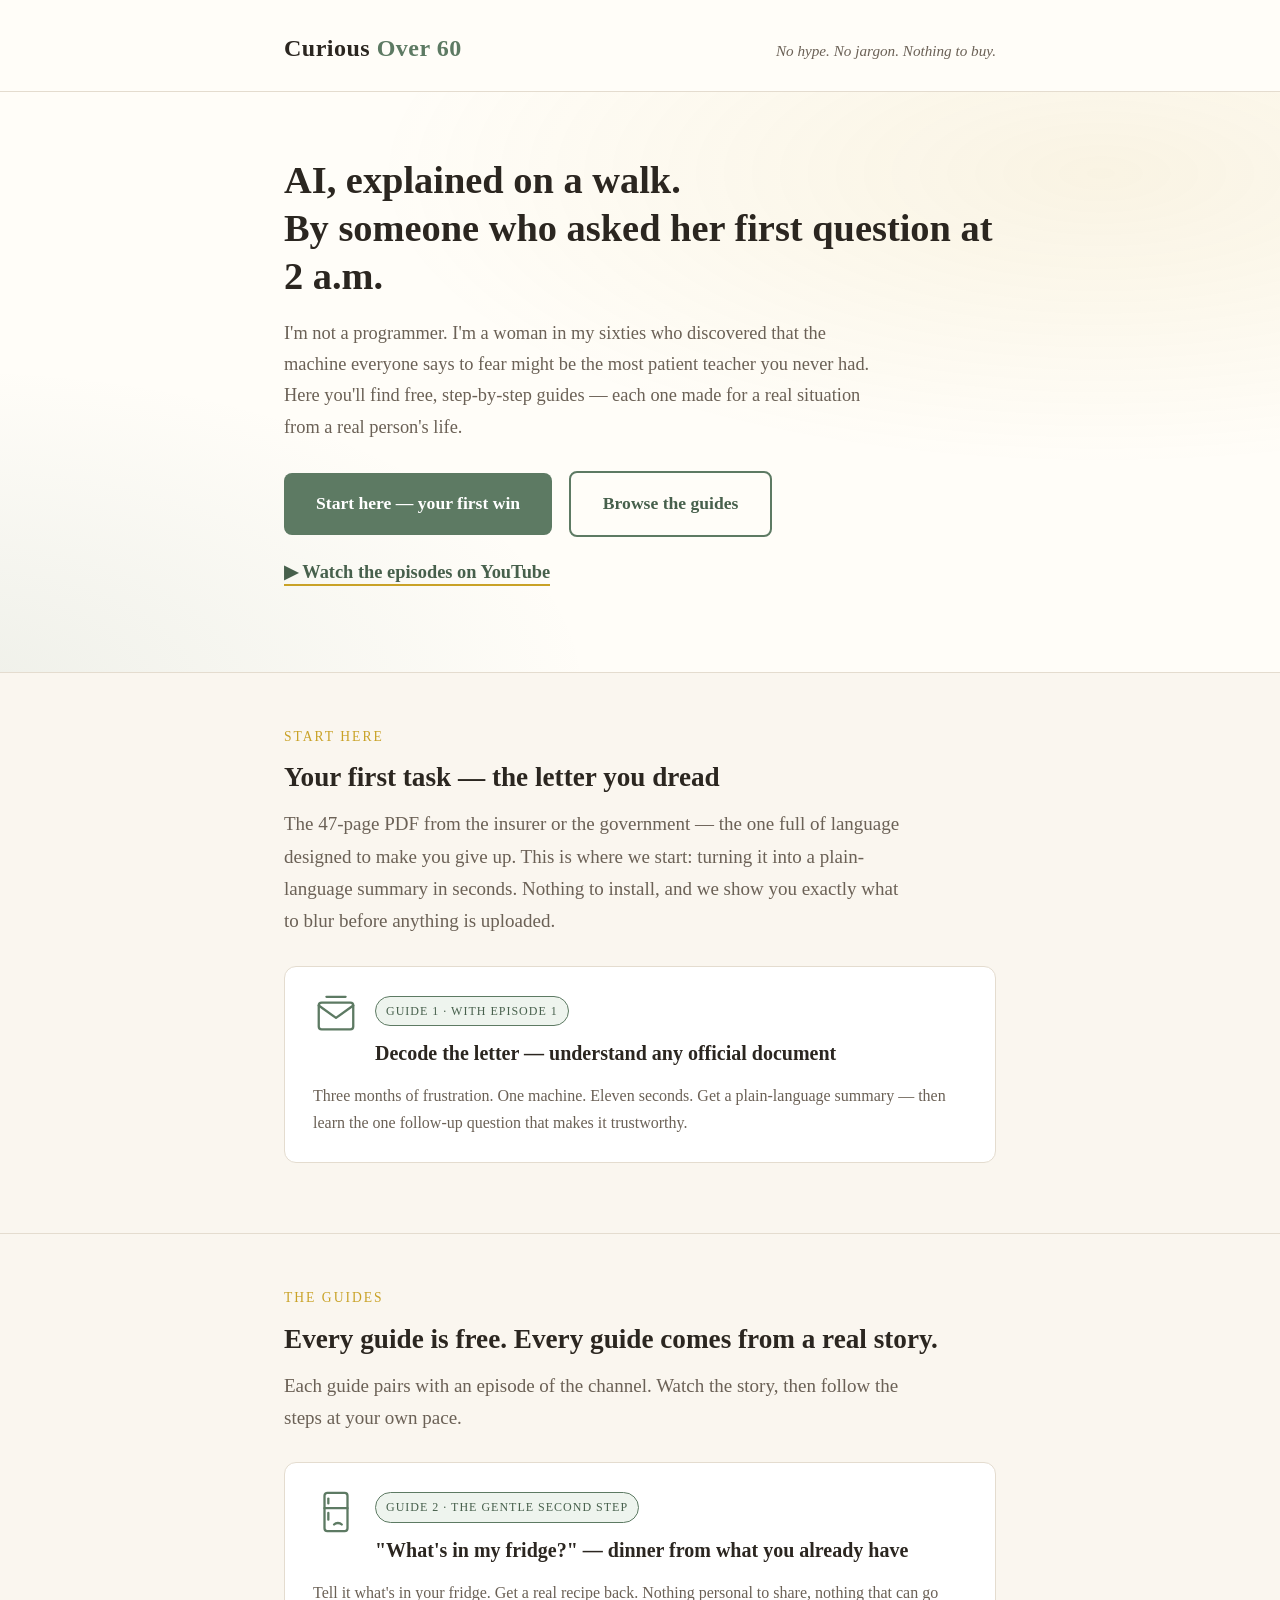
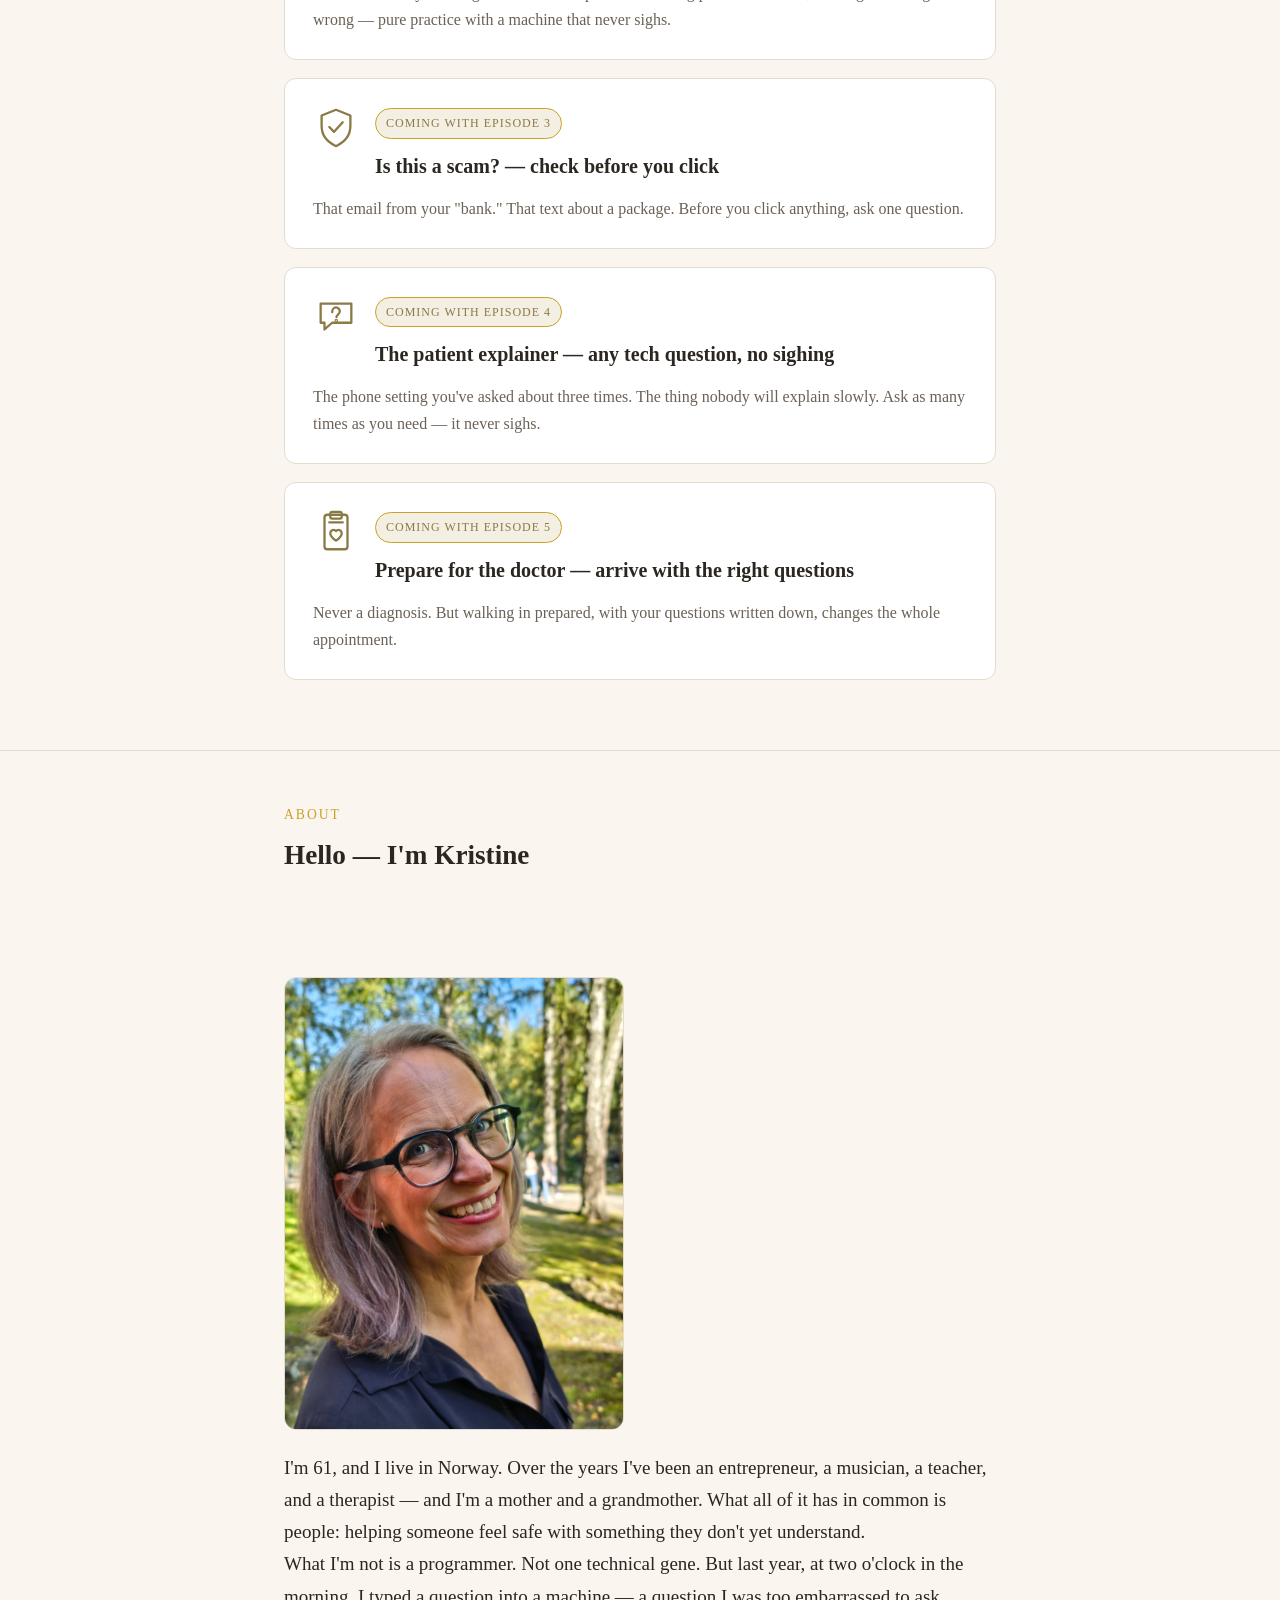
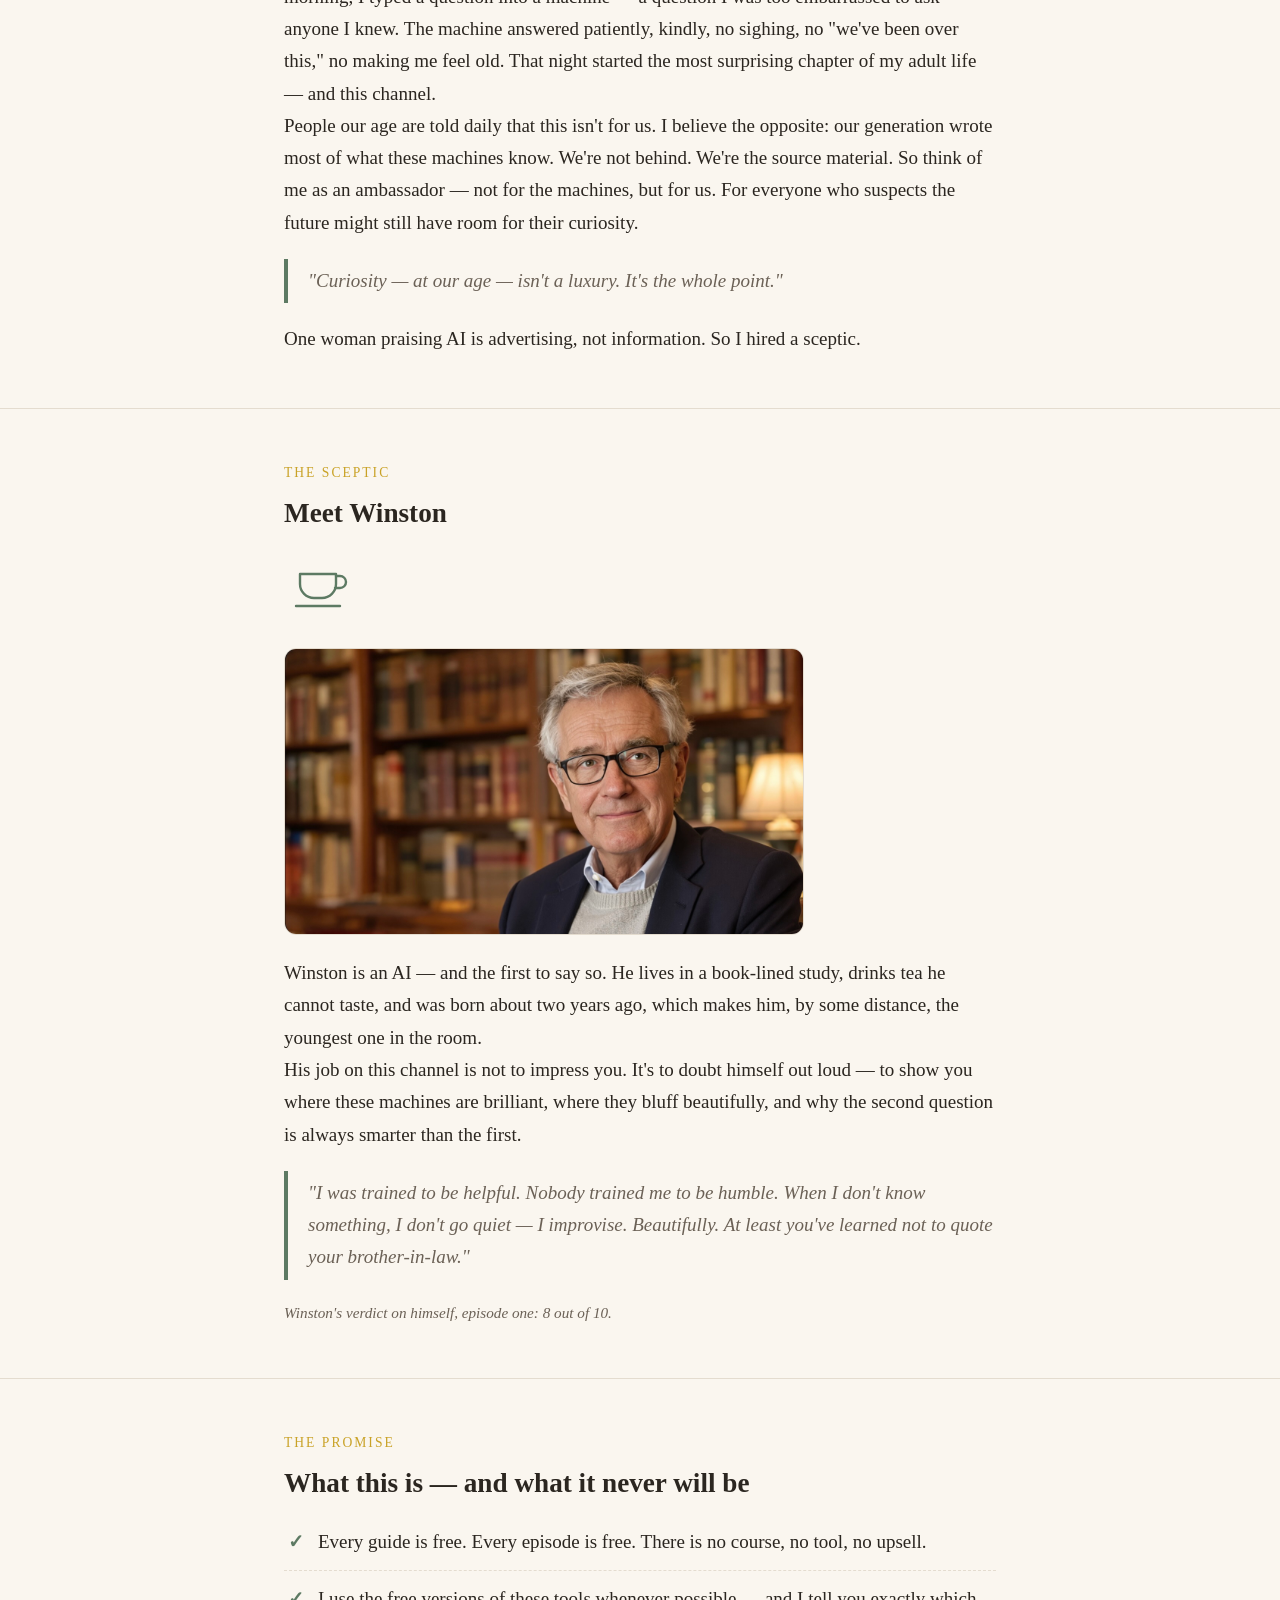
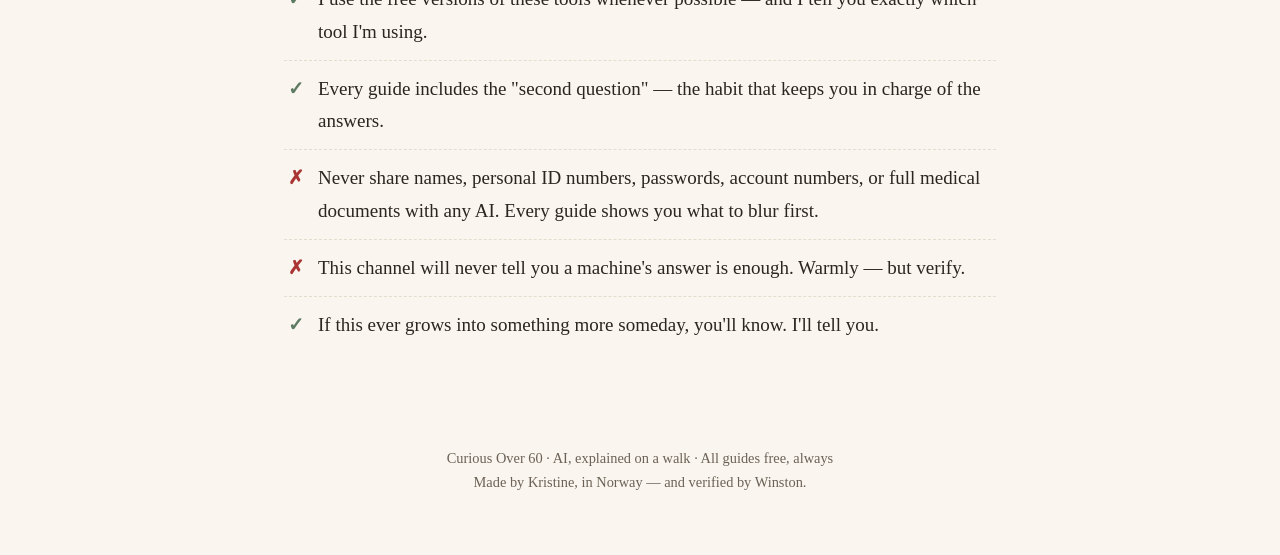
<file: index.html>
<!DOCTYPE html>
<html lang="en">
<head>
<meta charset="UTF-8">
<meta name="viewport" content="width=device-width, initial-scale=1.0">
<title>Curious Over 60 — AI, explained on a walk</title>
<meta name="description" content="Free, calm, step-by-step guides that help people over 55 use AI safely and usefully. No hype. No jargon. Nothing to buy.">
<link rel="stylesheet" href="styles.css">
<link rel="stylesheet" href="animations.css">
  <link rel="canonical" href="https://curiousover60.com/">
  <meta property="og:type" content="website">
  <meta property="og:title" content="Curious Over 60 - AI, explained on a walk">
  <meta property="og:description" content="Free, calm, step-by-step guides that help people over 55 use AI safely and usefully. No hype. No jargon. Nothing to buy.">
  <meta property="og:url" content="https://curiousover60.com/">
  <meta property="og:image" content="https://curiousover60.com/kristine.jpeg">
  <meta property="og:site_name" content="Curious Over 60">
  <meta name="twitter:card" content="summary_large_image">
  <meta name="twitter:title" content="Curious Over 60 - AI, explained on a walk">
  <meta name="twitter:description" content="Free, calm, step-by-step guides that help people over 55 use AI safely and usefully. No hype. No jargon. Nothing to buy.">
  <meta name="twitter:image" content="https://curiousover60.com/kristine.jpeg">
  <script type="application/ld+json">
    {"@context":"https://schema.org","@type":"WebSite","name":"Curious Over 60","url":"https://curiousover60.com/","description":"Free, calm, step-by-step guides that help people over 55 use AI safely and usefully. No hype. No jargon. Nothing to buy."}
  </script>
</head>
<body>

<header class="site">
  <div class="wrap">
    <div class="logo">Curious <span>Over 60</span></div>
    <div class="tagline">No hype. No jargon. Nothing to buy.</div>
  </div>
</header>

<div class="hero">
  <div class="wrap">
    <h1>AI, explained on a walk.<br>By someone who asked her first question at 2 a.m.</h1>
    <p>I'm not a programmer. I'm a woman in my sixties who discovered that the machine everyone says to fear might be the most patient teacher you never had. Here you'll find free, step-by-step guides — each one made for a real situation from a real person's life.</p>
    <a class="btn" href="#start">Start here — your first win</a>
    <a class="btn secondary" href="#guides">Browse the guides</a>
    <p class="yt-line"><!-- REPLACE href below with the real channel URL when YouTube is live -->
      <a class="yt-link" href="https://www.youtube.com/channel/UCuAPmiAXkd1EimSv8xDj3ew">▶ Watch the episodes on YouTube</a>
    </p>
  </div>
</div>

<section id="start">
  <div class="wrap">
    <div class="kicker reveal">Start here</div>
    <h2 class="reveal d1">Your first task — the letter you dread</h2>
    <p class="lede reveal d2">The 47-page PDF from the insurer or the government — the one full of language designed to make you give up. This is where we start: turning it into a plain-language summary in seconds. Nothing to install, and we show you exactly what to blur before anything is uploaded.</p>
    <a class="card reveal d2" href="guide-pdf.html">
      <div class="card-head">
        <div class="icon">
          <svg viewBox="0 0 48 48" fill="none" stroke="#5d7a63" stroke-width="2.4" stroke-linecap="round" stroke-linejoin="round">
            <rect class="draw" x="6" y="10" width="36" height="28" rx="3"/>
            <path class="draw" d="M6 13l18 13L42 13"/>
            <path class="draw" d="M14 4h20"/>
          </svg>
        </div>
        <div>
          <span class="badge start">Guide 1 · With Episode 1</span>
          <h3>Decode the letter — understand any official document</h3>
        </div>
      </div>
      <p>Three months of frustration. One machine. Eleven seconds. Get a plain-language summary — then learn the one follow-up question that makes it trustworthy.</p>
    </a>
  </div>
</section>

<section id="guides">
  <div class="wrap">
    <div class="kicker reveal">The guides</div>
    <h2 class="reveal d1">Every guide is free. Every guide comes from a real story.</h2>
    <p class="lede reveal d2">Each guide pairs with an episode of the channel. Watch the story, then follow the steps at your own pace.</p>

    <a class="card reveal" href="guide-fridge.html">
      <div class="card-head">
        <div class="icon">
          <svg viewBox="0 0 48 48" fill="none" stroke="#5d7a63" stroke-width="2.4" stroke-linecap="round" stroke-linejoin="round">
            <rect class="draw" x="12" y="4" width="24" height="40" rx="3"/>
            <line class="draw" x1="12" y1="20" x2="36" y2="20"/>
            <line class="draw" x1="16" y1="10" x2="16" y2="15"/>
            <line class="draw" x1="16" y1="25" x2="16" y2="32"/>
            <path class="draw" d="M22 37c2-2 6-2 8 0"/>
          </svg>
        </div>
        <div>
          <span class="badge start">Guide 2 · The gentle second step</span>
          <h3>"What's in my fridge?" — dinner from what you already have</h3>
        </div>
      </div>
      <p>Tell it what's in your fridge. Get a real recipe back. Nothing personal to share, nothing that can go wrong — pure practice with a machine that never sighs.</p>
    </a>

    <div class="card soon reveal">
      <div class="card-head">
        <div class="icon">
          <svg viewBox="0 0 48 48" fill="none" stroke="#8a7a45" stroke-width="2.4" stroke-linecap="round" stroke-linejoin="round">
            <path d="M24 5l15 6v11c0 10-6.5 17-15 21-8.5-4-15-11-15-21V11l15-6z"/>
            <path d="M17 23l5 5 9-10"/>
          </svg>
        </div>
        <div>
          <span class="badge soon">Coming with Episode 3</span>
          <h3>Is this a scam? — check before you click</h3>
        </div>
      </div>
      <p>That email from your "bank." That text about a package. Before you click anything, ask one question.</p>
    </div>

    <div class="card soon reveal">
      <div class="card-head">
        <div class="icon">
          <svg viewBox="0 0 48 48" fill="none" stroke="#8a7a45" stroke-width="2.4" stroke-linecap="round" stroke-linejoin="round">
            <path d="M8 10h32v20H20l-8 7v-7H8z"/>
            <path d="M20 19c0-3 2-5 4-5s4 2 4 4c0 3-3 3.5-3.5 6"/>
            <circle cx="24.3" cy="27.5" r=".6"/>
          </svg>
        </div>
        <div>
          <span class="badge soon">Coming with Episode 4</span>
          <h3>The patient explainer — any tech question, no sighing</h3>
        </div>
      </div>
      <p>The phone setting you've asked about three times. The thing nobody will explain slowly. Ask as many times as you need — it never sighs.</p>
    </div>

    <div class="card soon reveal">
      <div class="card-head">
        <div class="icon">
          <svg viewBox="0 0 48 48" fill="none" stroke="#8a7a45" stroke-width="2.4" stroke-linecap="round" stroke-linejoin="round">
            <rect x="12" y="6" width="24" height="36" rx="3"/>
            <rect x="18" y="3" width="12" height="7" rx="2"/>
            <path d="M24 33s-6-3.8-6-8a3.4 3.4 0 016-2 3.4 3.4 0 016 2c0 4.2-6 8-6 8z"/>
            <line x1="17" y1="14" x2="31" y2="14"/>
          </svg>
        </div>
        <div>
          <span class="badge soon">Coming with Episode 5</span>
          <h3>Prepare for the doctor — arrive with the right questions</h3>
        </div>
      </div>
      <p>Never a diagnosis. But walking in prepared, with your questions written down, changes the whole appointment.</p>
    </div>
  </div>
</section>

<section id="about">
  <div class="wrap">
    <div class="kicker reveal">About</div>
    <h2 class="reveal d1">Hello — I'm Kristine</h2>
    <div class="reveal d1">
      <svg class="footsteps" viewBox="0 0 96 60" fill="#5d7a63">
        <g class="foot f1"><ellipse cx="18" cy="42" rx="7" ry="11" transform="rotate(-18 18 42)"/><circle cx="12" cy="29" r="2.4"/><circle cx="17" cy="26" r="2.2"/><circle cx="22" cy="27" r="2"/></g>
        <g class="foot f2"><ellipse cx="46" cy="26" rx="7" ry="11" transform="rotate(12 46 26)"/><circle cx="42" cy="12" r="2.4"/><circle cx="47" cy="10" r="2.2"/><circle cx="52" cy="11" r="2"/></g>
        <g class="foot f3"><ellipse cx="74" cy="40" rx="7" ry="11" transform="rotate(-14 74 40)"/><circle cx="68" cy="27" r="2.4"/><circle cx="73" cy="24" r="2.2"/><circle cx="78" cy="25" r="2"/></g>
      </svg>
    </div>
    <img class="kristine-portrait reveal d1" src="kristine.jpeg" alt="Kristine — founder of Curious Over 60">
    <p class="reveal d2">I'm 61, and I live in Norway. Over the years I've been an entrepreneur, a musician, a teacher, and a therapist — and I'm a mother and a grandmother. What all of it has in common is people: helping someone feel safe with something they don't yet understand.</p>
    <p class="reveal d2">What I'm not is a programmer. Not one technical gene. But last year, at two o'clock in the morning, I typed a question into a machine — a question I was too embarrassed to ask anyone I knew. The machine answered patiently, kindly, no sighing, no "we've been over this," no making me feel old. That night started the most surprising chapter of my adult life — and this channel.</p>
    <p class="reveal d3">People our age are told daily that this isn't for us. I believe the opposite: our generation wrote most of what these machines know. We're not behind. We're the source material. So think of me as an ambassador — not for the machines, but for us. For everyone who suspects the future might still have room for their curiosity.</p>
    <blockquote class="reveal d3">"Curiosity — at our age — isn't a luxury. It's the whole point."</blockquote>
    <p class="reveal d3">One woman praising AI is advertising, not information. So I hired a sceptic.</p>
  </div>
</section>

<section id="winston">
  <div class="wrap">
    <div class="kicker reveal">The sceptic</div>
    <h2 class="reveal d1">Meet Winston</h2>
    <div class="reveal d1">
      <svg class="teacup" viewBox="0 0 74 74" fill="none" stroke="#5d7a63" stroke-width="2.4" stroke-linecap="round" stroke-linejoin="round">
        <path class="steam s1" d="M26 22c-2-3 2-5 0-8"/>
        <path class="steam s2" d="M36 22c-2-3 2-5 0-8"/>
        <path class="steam s3" d="M46 22c-2-3 2-5 0-8"/>
        <path d="M16 30h36v10a14 14 0 01-14 14h-8a14 14 0 01-14-14z"/>
        <path d="M52 32h4a6 6 0 010 12h-5"/>
        <path d="M12 62h44"/>
      </svg>
    </div>
    <img class="winston-portrait reveal d2" src="winston.jpg" alt="Winston — the channel's resident AI sceptic, in his study">
    <p class="reveal d2">Winston is an AI — and the first to say so. He lives in a book-lined study, drinks tea he cannot taste, and was born about two years ago, which makes him, by some distance, the youngest one in the room.</p>
    <p class="reveal d3">His job on this channel is not to impress you. It's to doubt himself out loud — to show you where these machines are brilliant, where they bluff beautifully, and why the second question is always smarter than the first.</p>
    <blockquote class="reveal d3">"I was trained to be helpful. Nobody trained me to be humble. When I don't know something, I don't go quiet — I improvise. Beautifully. At least you've learned not to quote your brother-in-law."</blockquote>
    <p class="portrait-note reveal d3">Winston's verdict on himself, episode one: 8 out of 10.</p>
  </div>
</section>

<section id="promise">
  <div class="wrap">
    <div class="kicker reveal">The promise</div>
    <h2 class="reveal d1">What this is — and what it never will be</h2>
    <ul class="promise">
      <li>Every guide is free. Every episode is free. There is no course, no tool, no upsell.</li>
      <li>I use the free versions of these tools whenever possible — and I tell you exactly which tool I'm using.</li>
      <li>Every guide includes the "second question" — the habit that keeps you in charge of the answers.</li>
      <li class="never">Never share names, personal ID numbers, passwords, account numbers, or full medical documents with any AI. Every guide shows you what to blur first.</li>
      <li class="never">This channel will never tell you a machine's answer is enough. Warmly — but verify.</li>
      <li>If this ever grows into something more someday, you'll know. I'll tell you.</li>
    </ul>
  </div>
</section>

<footer>
  <div class="wrap">
    <p>Curious Over 60 · AI, explained on a walk · All guides free, always</p>
    <p>Made by Kristine, in Norway — and verified by Winston.</p>
  </div>
</footer>

<script src="reveal.js"></script>
</body>
</html>
</file>
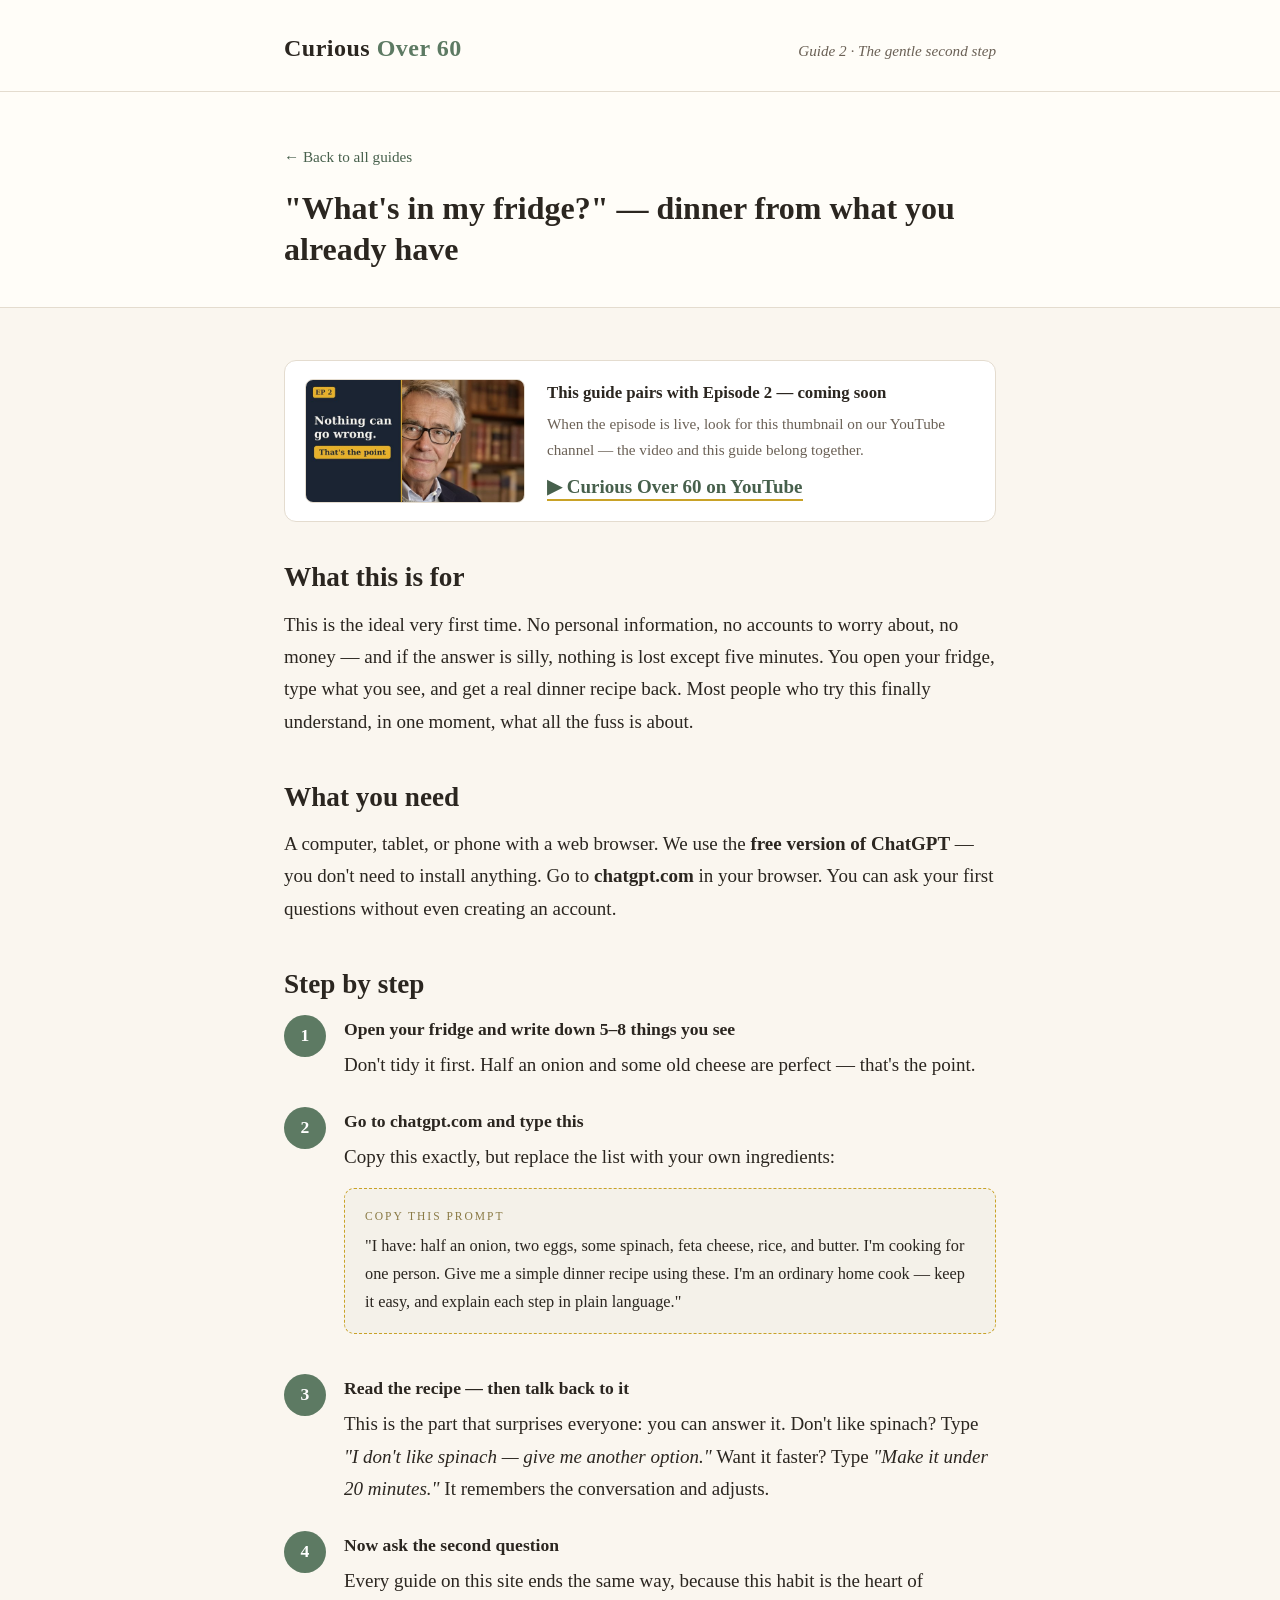
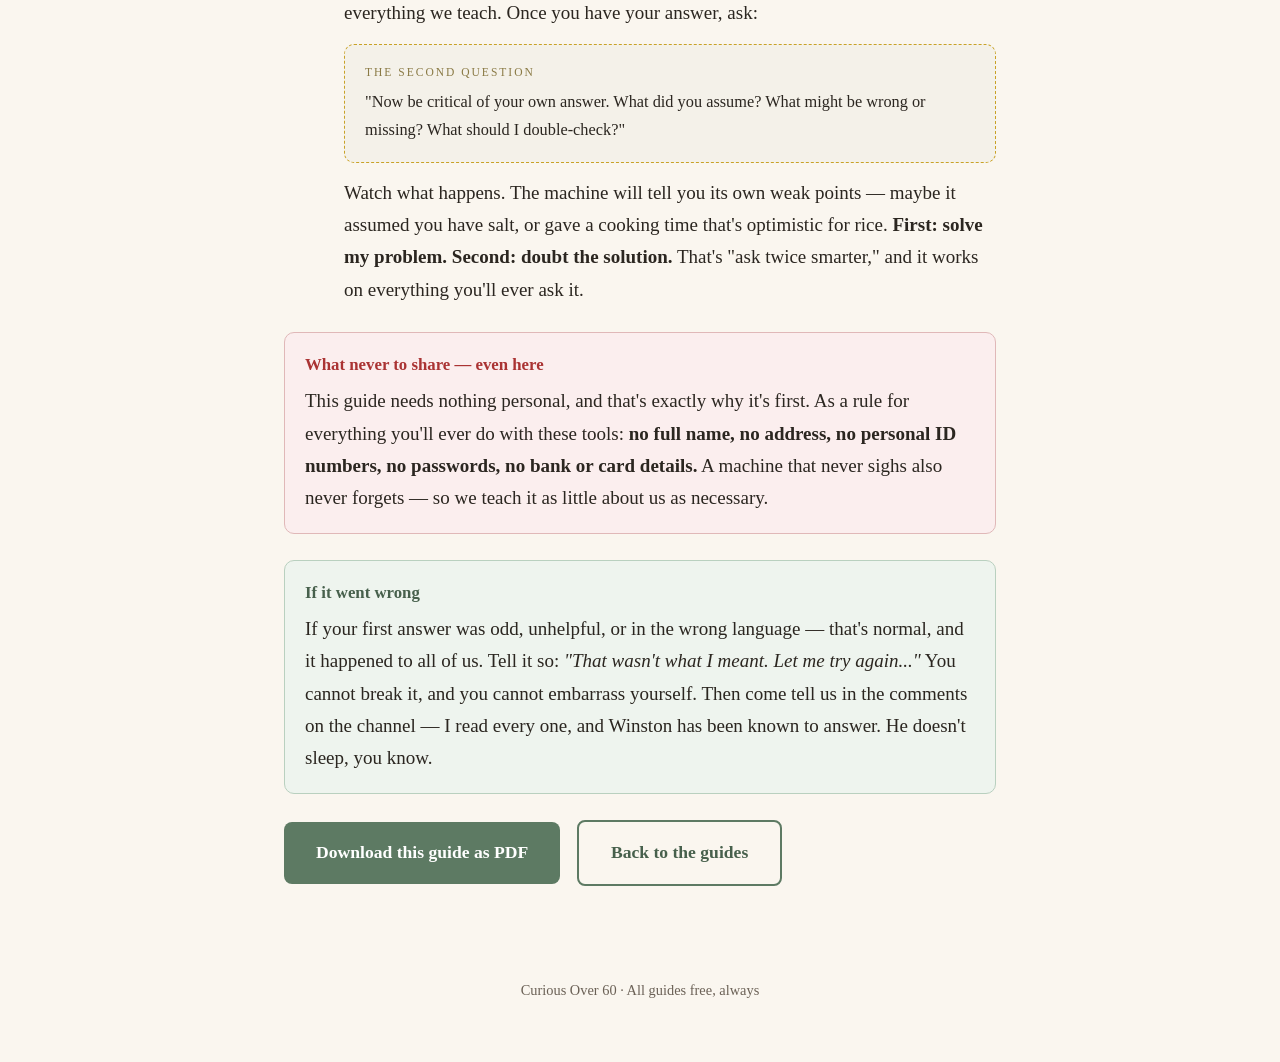
<file: guide-fridge.html>
<!DOCTYPE html>
<html lang="en">
<head>
<meta charset="UTF-8">
<meta name="viewport" content="width=device-width, initial-scale=1.0">
<title>Guide 2: "What's in my fridge?" — Curious Over 60</title>
<meta name="description" content="The safest, simplest first step into AI: get a real dinner recipe from what's already in your fridge. Free step-by-step guide.">
<link rel="stylesheet" href="styles.css">
<link rel="stylesheet" href="animations.css">
  <link rel="canonical" href="https://curiousover60.com/guide-fridge">
  <meta property="og:type" content="article">
  <meta property="og:title" content="Guide 2: What's in my fridge? - Curious Over 60">
  <meta property="og:description" content="The safest, simplest first step into AI: get a real dinner recipe from what's already in your fridge. Free step-by-step guide.">
  <meta property="og:url" content="https://curiousover60.com/guide-fridge">
  <meta property="og:image" content="https://curiousover60.com/ep2-thumbnail.jpg">
  <meta property="og:site_name" content="Curious Over 60">
  <meta name="twitter:card" content="summary_large_image">
  <meta name="twitter:title" content="Guide 2: What's in my fridge? - Curious Over 60">
  <meta name="twitter:description" content="The safest, simplest first step into AI: get a real dinner recipe from what's already in your fridge. Free step-by-step guide.">
  <meta name="twitter:image" content="https://curiousover60.com/ep2-thumbnail.jpg">
  <script type="application/ld+json">
    {"@context":"https://schema.org","@type":"HowTo","name":"What's in my fridge? - dinner from what you already have","description":"The safest, simplest first step into AI: get a real dinner recipe from what's already in your fridge.","step":[{"@type":"HowToStep","name":"Open your fridge and write down 5-8 things you see","text":"Don't tidy it first. Half an onion and some old cheese are perfect - that's the point."},{"@type":"HowToStep","name":"Go to chatgpt.com and type the prompt","text":"I have: half an onion, two eggs, some spinach, feta cheese, rice, and butter. Give me a simple dinner recipe using these, explained in plain language."},{"@type":"HowToStep","name":"Read the recipe and talk back to it","text":"You can answer it. Don't like an ingredient? Ask for another option. Want it faster? Ask for a shorter recipe. It remembers the conversation and adjusts."},{"@type":"HowToStep","name":"Ask the second question","text":"Now be critical of your own answer. What did you assume? What might be wrong or missing? What should I double-check?"}]}
  </script>
</head>
<body>

<header class="site">
  <div class="wrap">
    <div class="logo">Curious <span>Over 60</span></div>
    <div class="tagline">Guide 2 · The gentle second step</div>
  </div>
</header>

<div class="guide-hero">
  <div class="wrap">
    <a class="back" href="index.html">← Back to all guides</a>
    <h1>"What's in my fridge?" — dinner from what you already have</h1>
  </div>
</div>

<section>
  <div class="wrap">

    <div class="episode-pair">
      <img src="ep2-thumbnail.jpg" alt="Episode 2 thumbnail — Winston: Nothing can go wrong. That's the point">
      <div class="ep-text">
        <h3>This guide pairs with Episode 2 — coming soon</h3>
        <p>When the episode is live, look for this thumbnail on our YouTube channel — the video and this guide belong together.</p>
        <!-- REPLACE href below with the real channel URL when YouTube is live -->
        <a class="yt-link" href="https://www.youtube.com/channel/UCuAPmiAXkd1EimSv8xDj3ew">▶ Curious Over 60 on YouTube</a>
      </div>
    </div>

    <h2>What this is for</h2>
    <p>This is the ideal very first time. No personal information, no accounts to worry about, no money — and if the answer is silly, nothing is lost except five minutes. You open your fridge, type what you see, and get a real dinner recipe back. Most people who try this finally understand, in one moment, what all the fuss is about.</p>

    <h2 style="margin-top:36px">What you need</h2>
    <p>A computer, tablet, or phone with a web browser. We use the <strong>free version of ChatGPT</strong> — you don't need to install anything. Go to <strong>chatgpt.com</strong> in your browser. You can ask your first questions without even creating an account.</p>

    <h2 style="margin-top:36px">Step by step</h2>

    <div class="step reveal">
      <div class="num">1</div>
      <div class="body">
        <h3>Open your fridge and write down 5–8 things you see</h3>
        <p>Don't tidy it first. Half an onion and some old cheese are perfect — that's the point.</p>
      </div>
    </div>

    <div class="step reveal">
      <div class="num">2</div>
      <div class="body">
        <h3>Go to chatgpt.com and type this</h3>
        <p>Copy this exactly, but replace the list with your own ingredients:</p>
        <div class="promptbox">
          <span class="label">Copy this prompt</span>
          "I have: half an onion, two eggs, some spinach, feta cheese, rice, and butter. I'm cooking for one person. Give me a simple dinner recipe using these. I'm an ordinary home cook — keep it easy, and explain each step in plain language."
        </div>
      </div>
    </div>

    <div class="step reveal">
      <div class="num">3</div>
      <div class="body">
        <h3>Read the recipe — then talk back to it</h3>
        <p>This is the part that surprises everyone: you can answer it. Don't like spinach? Type <em>"I don't like spinach — give me another option."</em> Want it faster? Type <em>"Make it under 20 minutes."</em> It remembers the conversation and adjusts.</p>
      </div>
    </div>

    <div class="step reveal">
      <div class="num">4</div>
      <div class="body">
        <h3>Now ask the second question</h3>
        <p>Every guide on this site ends the same way, because this habit is the heart of everything we teach. Once you have your answer, ask:</p>
        <div class="promptbox">
          <span class="label">The second question</span>
          "Now be critical of your own answer. What did you assume? What might be wrong or missing? What should I double-check?"
        </div>
        <p>Watch what happens. The machine will tell you its own weak points — maybe it assumed you have salt, or gave a cooking time that's optimistic for rice. <strong>First: solve my problem. Second: doubt the solution.</strong> That's "ask twice smarter," and it works on everything you'll ever ask it.</p>
      </div>
    </div>

    <div class="warnbox reveal">
      <h3>What never to share — even here</h3>
      <p>This guide needs nothing personal, and that's exactly why it's first. As a rule for everything you'll ever do with these tools: <strong>no full name, no address, no personal ID numbers, no passwords, no bank or card details.</strong> A machine that never sighs also never forgets — so we teach it as little about us as necessary.</p>
    </div>

    <div class="goodbox reveal">
      <h3>If it went wrong</h3>
      <p>If your first answer was odd, unhelpful, or in the wrong language — that's normal, and it happened to all of us. Tell it so: <em>"That wasn't what I meant. Let me try again..."</em> You cannot break it, and you cannot embarrass yourself. Then come tell us in the comments on the channel — I read every one, and Winston has been known to answer. He doesn't sleep, you know.</p>
    </div>

    <a class="btn" href="Curious_Over_60_Guide_2_Whats_in_my_Fridge.pdf" target="_blank">Download this guide as PDF</a>
    <a class="btn secondary" href="index.html#guides">Back to the guides</a>

  </div>
</section>

<footer>
  <div class="wrap">
    <p>Curious Over 60 · All guides free, always</p>
  </div>
</footer>

<script src="reveal.js"></script>
</body>
</html>
</file>
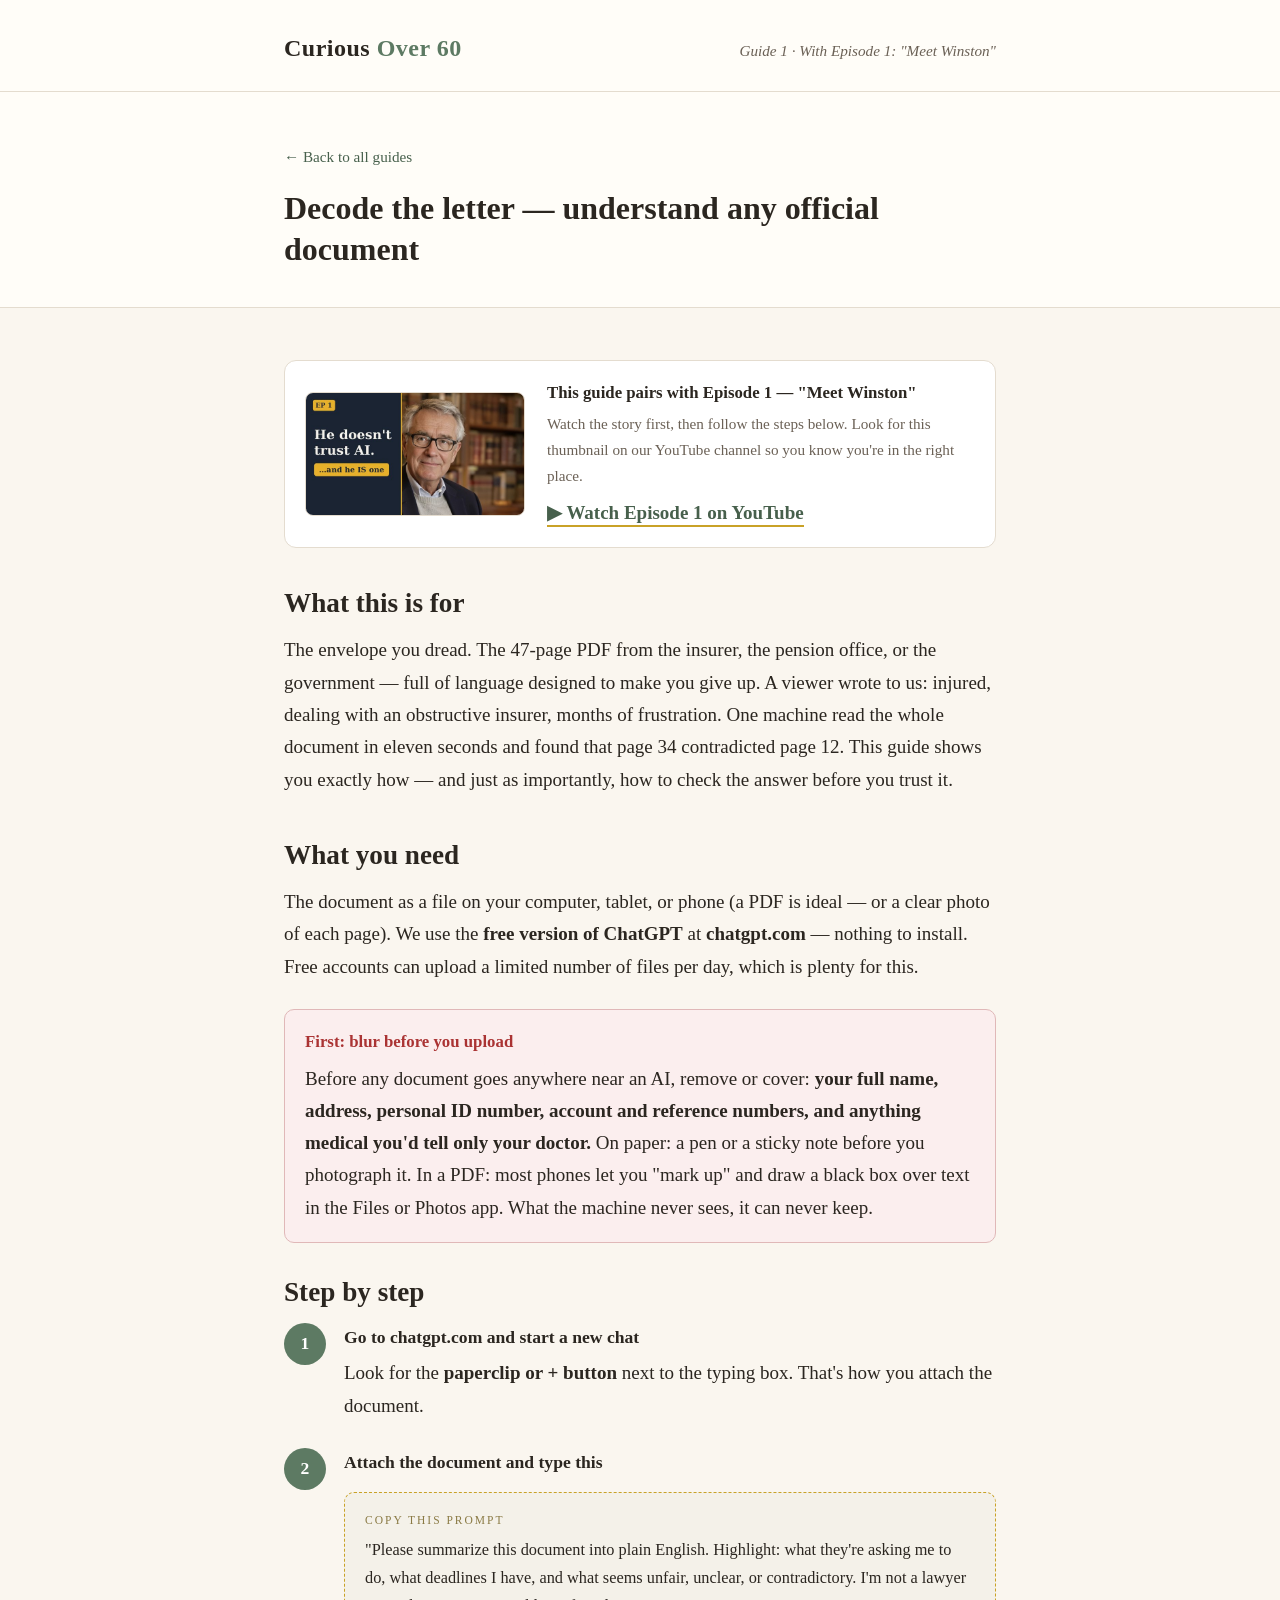
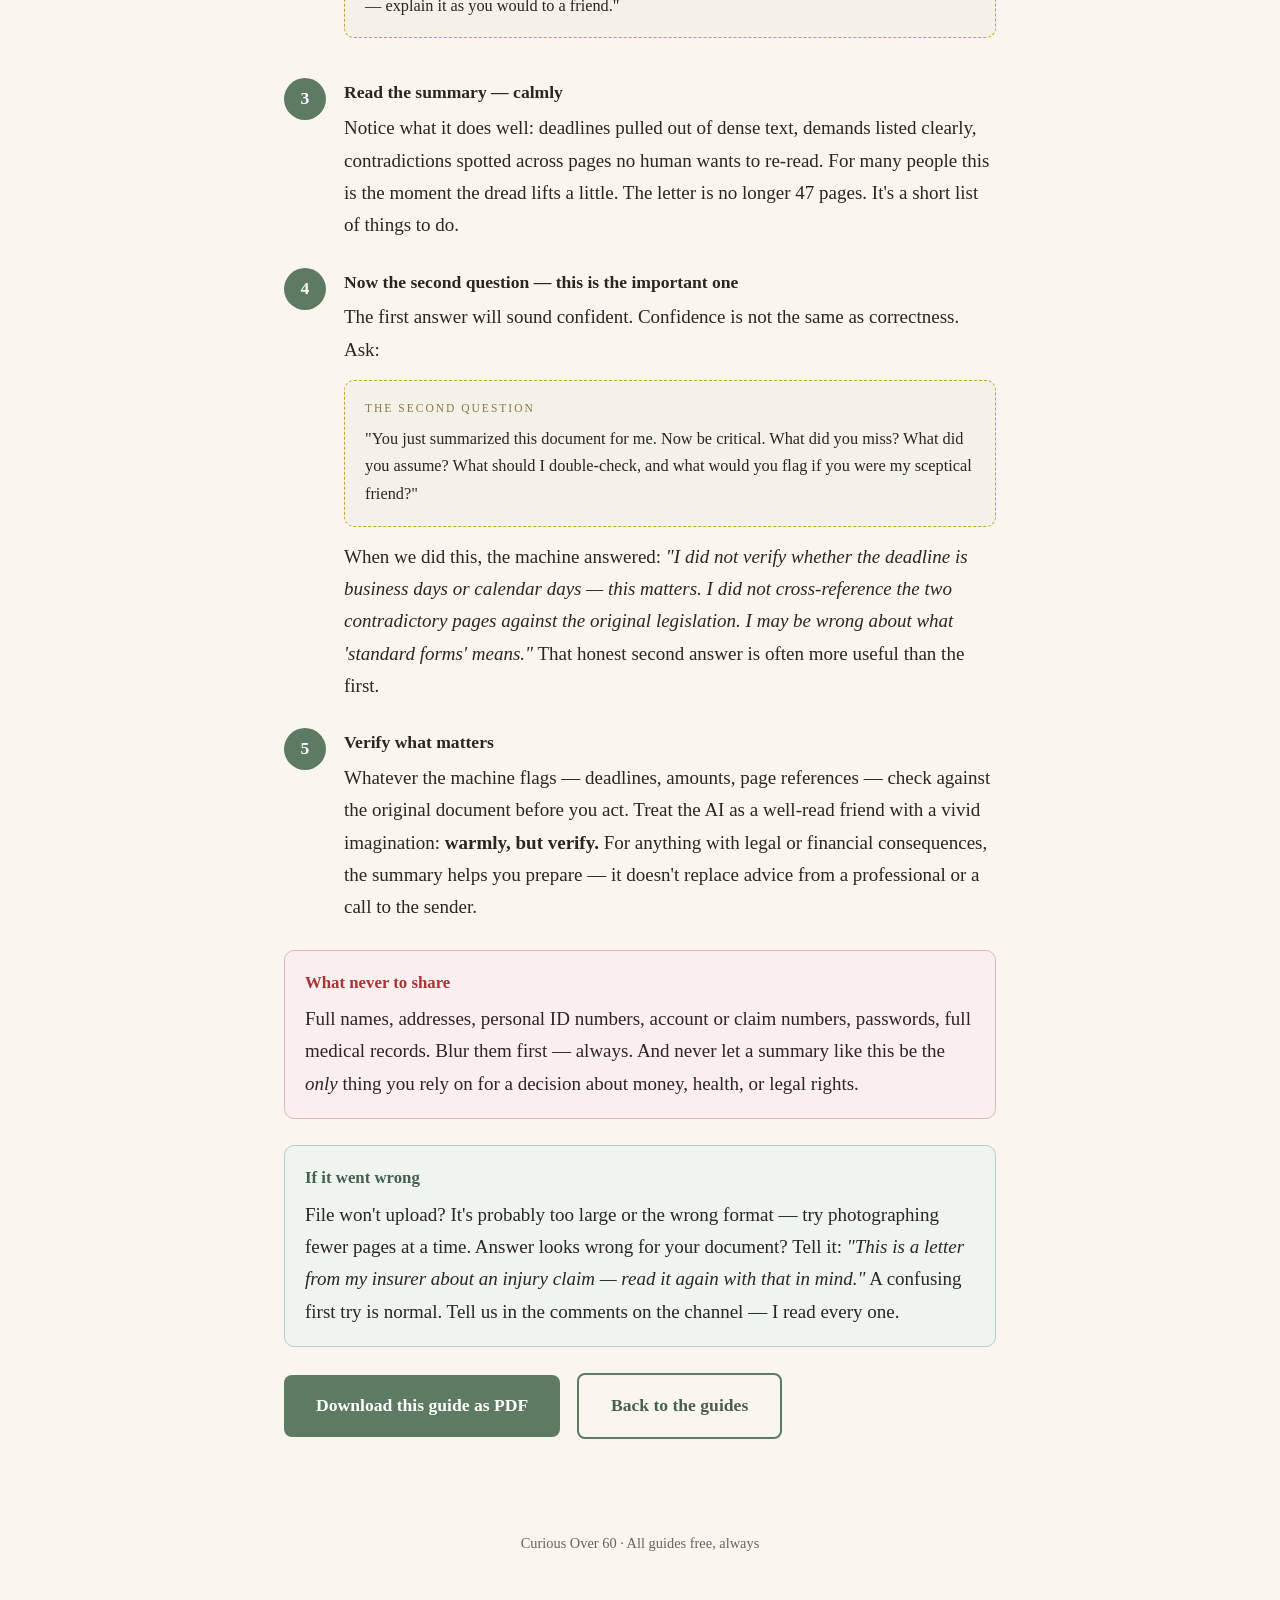
<file: guide-pdf.html>
<!DOCTYPE html>
<html lang="en">
<head>
<meta charset="UTF-8">
<meta name="viewport" content="width=device-width, initial-scale=1.0">
<title>Guide 1: Decode the letter — Curious Over 60</title>
<meta name="description" content="Turn a 47-page insurance or government letter into a plain-language summary in seconds — plus the follow-up question that makes it trustworthy. Free guide.">
<link rel="stylesheet" href="styles.css">
<link rel="stylesheet" href="animations.css">
  <link rel="canonical" href="https://curiousover60.com/guide-pdf">
  <meta property="og:type" content="article">
  <meta property="og:title" content="Guide 1: Decode the letter - Curious Over 60">
  <meta property="og:description" content="Turn a 47-page insurance or government letter into a plain-language summary in seconds - plus the follow-up question that makes it trustworthy. Free guide.">
  <meta property="og:url" content="https://curiousover60.com/guide-pdf">
  <meta property="og:image" content="https://curiousover60.com/ep1-thumbnail.jpg">
  <meta property="og:site_name" content="Curious Over 60">
  <meta name="twitter:card" content="summary_large_image">
  <meta name="twitter:title" content="Guide 1: Decode the letter - Curious Over 60">
  <meta name="twitter:description" content="Turn a 47-page insurance or government letter into a plain-language summary in seconds - plus the follow-up question that makes it trustworthy. Free guide.">
  <meta name="twitter:image" content="https://curiousover60.com/ep1-thumbnail.jpg">
  <script type="application/ld+json">
    {"@context":"https://schema.org","@type":"HowTo","name":"Decode the letter - understand any official document","description":"Turn a 47-page insurance or government letter into a plain-language summary in seconds - plus the follow-up question that makes it trustworthy.","step":[{"@type":"HowToStep","name":"Go to chatgpt.com and start a new chat","text":"Look for the paperclip or + button next to the typing box. That is how you attach the document."},{"@type":"HowToStep","name":"Attach the document and type the prompt","text":"Please summarize this document into plain English. Highlight what they are asking me to do, what deadlines I have, and what seems unfair, unclear, or contradictory."},{"@type":"HowToStep","name":"Read the summary calmly","text":"Notice what it does well: deadlines pulled out of dense text, demands listed clearly, contradictions spotted across pages."},{"@type":"HowToStep","name":"Ask the second question","text":"You just summarized this document for me. Now be critical. What did you miss? What did you assume? What should I double-check?"},{"@type":"HowToStep","name":"Verify what matters","text":"Whatever the machine flags, such as deadlines, amounts, or page references, check it against the original document before you act."}]}
  </script>
</head>
<body>

<header class="site">
  <div class="wrap">
    <div class="logo">Curious <span>Over 60</span></div>
    <div class="tagline">Guide 1 · With Episode 1: "Meet Winston"</div>
  </div>
</header>

<div class="guide-hero">
  <div class="wrap">
    <a class="back" href="index.html">← Back to all guides</a>
    <h1>Decode the letter — understand any official document</h1>
  </div>
</div>

<section>
  <div class="wrap">

    <div class="episode-pair">
      <img src="ep1-thumbnail.jpg" alt="Episode 1 thumbnail — Winston: He doesn't trust AI... and he IS one">
      <div class="ep-text">
        <h3>This guide pairs with Episode 1 — "Meet Winston"</h3>
        <p>Watch the story first, then follow the steps below. Look for this thumbnail on our YouTube channel so you know you're in the right place.</p>
        <!-- REPLACE href below with the real channel URL when YouTube is live -->
        <a class="yt-link" href="https://www.youtube.com/channel/UCuAPmiAXkd1EimSv8xDj3ew">▶ Watch Episode 1 on YouTube</a>
      </div>
    </div>

    <h2>What this is for</h2>
    <p>The envelope you dread. The 47-page PDF from the insurer, the pension office, or the government — full of language designed to make you give up. A viewer wrote to us: injured, dealing with an obstructive insurer, months of frustration. One machine read the whole document in eleven seconds and found that page 34 contradicted page 12. This guide shows you exactly how — and just as importantly, how to check the answer before you trust it.</p>

    <h2 style="margin-top:36px">What you need</h2>
    <p>The document as a file on your computer, tablet, or phone (a PDF is ideal — or a clear photo of each page). We use the <strong>free version of ChatGPT</strong> at <strong>chatgpt.com</strong> — nothing to install. Free accounts can upload a limited number of files per day, which is plenty for this.</p>

    <div class="warnbox" style="margin-top:26px">
      <h3>First: blur before you upload</h3>
      <p>Before any document goes anywhere near an AI, remove or cover: <strong>your full name, address, personal ID number, account and reference numbers, and anything medical you'd tell only your doctor.</strong> On paper: a pen or a sticky note before you photograph it. In a PDF: most phones let you "mark up" and draw a black box over text in the Files or Photos app. What the machine never sees, it can never keep.</p>
    </div>

    <h2>Step by step</h2>

    <div class="step reveal">
      <div class="num">1</div>
      <div class="body">
        <h3>Go to chatgpt.com and start a new chat</h3>
        <p>Look for the <strong>paperclip or + button</strong> next to the typing box. That's how you attach the document.</p>
      </div>
    </div>

    <div class="step reveal">
      <div class="num">2</div>
      <div class="body">
        <h3>Attach the document and type this</h3>
        <div class="promptbox">
          <span class="label">Copy this prompt</span>
          "Please summarize this document into plain English. Highlight: what they're asking me to do, what deadlines I have, and what seems unfair, unclear, or contradictory. I'm not a lawyer — explain it as you would to a friend."
        </div>
      </div>
    </div>

    <div class="step reveal">
      <div class="num">3</div>
      <div class="body">
        <h3>Read the summary — calmly</h3>
        <p>Notice what it does well: deadlines pulled out of dense text, demands listed clearly, contradictions spotted across pages no human wants to re-read. For many people this is the moment the dread lifts a little. The letter is no longer 47 pages. It's a short list of things to do.</p>
      </div>
    </div>

    <div class="step reveal">
      <div class="num">4</div>
      <div class="body">
        <h3>Now the second question — this is the important one</h3>
        <p>The first answer will sound confident. Confidence is not the same as correctness. Ask:</p>
        <div class="promptbox">
          <span class="label">The second question</span>
          "You just summarized this document for me. Now be critical. What did you miss? What did you assume? What should I double-check, and what would you flag if you were my sceptical friend?"
        </div>
        <p>When we did this, the machine answered: <em>"I did not verify whether the deadline is business days or calendar days — this matters. I did not cross-reference the two contradictory pages against the original legislation. I may be wrong about what 'standard forms' means."</em> That honest second answer is often more useful than the first.</p>
      </div>
    </div>

    <div class="step reveal">
      <div class="num">5</div>
      <div class="body">
        <h3>Verify what matters</h3>
        <p>Whatever the machine flags — deadlines, amounts, page references — check against the original document before you act. Treat the AI as a well-read friend with a vivid imagination: <strong>warmly, but verify.</strong> For anything with legal or financial consequences, the summary helps you prepare — it doesn't replace advice from a professional or a call to the sender.</p>
      </div>
    </div>

    <div class="warnbox reveal">
      <h3>What never to share</h3>
      <p>Full names, addresses, personal ID numbers, account or claim numbers, passwords, full medical records. Blur them first — always. And never let a summary like this be the <em>only</em> thing you rely on for a decision about money, health, or legal rights.</p>
    </div>

    <div class="goodbox reveal">
      <h3>If it went wrong</h3>
      <p>File won't upload? It's probably too large or the wrong format — try photographing fewer pages at a time. Answer looks wrong for your document? Tell it: <em>"This is a letter from my insurer about an injury claim — read it again with that in mind."</em> A confusing first try is normal. Tell us in the comments on the channel — I read every one.</p>
    </div>

    <a class="btn" href="Curious_Over_60_Guide_1_Decode_the_Letter.pdf" target="_blank">Download this guide as PDF</a>
    <a class="btn secondary" href="index.html#guides">Back to the guides</a>

  </div>
</section>

<footer>
  <div class="wrap">
    <p>Curious Over 60 · All guides free, always</p>
  </div>
</footer>

<script src="reveal.js"></script>
</body>
</html>
</file>
<file: styles.css>
:root{
  --cream:#faf6ef; --paper:#fffdf8; --ink:#2b2620; --soft:#6b6156;
  --sage:#5d7a63; --sage-dark:#47604c; --gold:#c9a227; --line:#e4dccf;
  --card:#ffffff;
}
*{margin:0;padding:0;box-sizing:border-box}
html{scroll-behavior:smooth}
body{
  font-family:Georgia,'Times New Roman',serif;
  background:var(--cream); color:var(--ink);
  font-size:19px; line-height:1.7;
}
.wrap{max-width:760px;margin:0 auto;padding:0 24px}

/* header */
header.site{
  padding:28px 0 22px;border-bottom:1px solid var(--line);
  background:var(--paper);
}
header.site .wrap{display:flex;align-items:baseline;justify-content:space-between;flex-wrap:wrap;gap:8px}
.logo{font-size:1.5rem;font-weight:bold;letter-spacing:.5px}
.logo span{color:var(--sage)}
.tagline{font-size:.95rem;color:var(--soft);font-style:italic}

/* hero */
.hero{padding:64px 0 56px;background:var(--paper);border-bottom:1px solid var(--line)}
.hero h1{font-size:2.4rem;line-height:1.25;margin-bottom:18px}
.hero p{font-size:1.15rem;color:var(--soft);max-width:600px;margin-bottom:28px}
.btn{
  display:inline-block;background:var(--sage);color:#fff;text-decoration:none;
  padding:16px 32px;border-radius:8px;font-size:1.1rem;font-weight:bold;
}
.btn:hover{background:var(--sage-dark)}
.btn.secondary{background:transparent;color:var(--sage-dark);border:2px solid var(--sage);margin-left:12px}
.btn.secondary:hover{background:var(--sage);color:#fff}

/* sections */
section{padding:52px 0}
section+section{border-top:1px solid var(--line)}
h2{font-size:1.7rem;margin-bottom:8px}
.kicker{color:var(--gold);font-size:.85rem;text-transform:uppercase;letter-spacing:2px;margin-bottom:6px}
.lede{color:var(--soft);margin-bottom:28px;max-width:620px}

/* cards */
.card{
  background:var(--card);border:1px solid var(--line);border-radius:12px;
  padding:26px 28px;margin-bottom:18px;display:block;text-decoration:none;color:inherit;
}
a.card:hover{border-color:var(--sage);box-shadow:0 4px 18px rgba(0,0,0,.06)}
.card h3{font-size:1.25rem;margin-bottom:6px}
.card p{color:var(--soft);font-size:1rem}
.badge{display:inline-block;font-size:.75rem;letter-spacing:1px;text-transform:uppercase;
  padding:4px 10px;border-radius:20px;margin-bottom:10px}
.badge.start{background:#eef4ee;color:var(--sage-dark);border:1px solid var(--sage)}
.badge.soon{background:#f4efe3;color:#8a7a45;border:1px solid var(--gold)}
.card.soon{opacity:.75}

/* about / winston */
.portrait-note{font-style:italic;color:var(--soft);font-size:.95rem;margin-top:14px}
.winston-portrait{width:100%;max-width:520px;border-radius:12px;border:1px solid var(--line);margin:6px 0 22px;display:block}
.kristine-portrait{width:100%;max-width:340px;border-radius:12px;border:1px solid var(--line);margin:6px 0 22px;display:block}
blockquote{
  border-left:4px solid var(--sage);padding:6px 0 6px 20px;margin:20px 0;
  font-style:italic;color:var(--soft);
}

/* promise list */
ul.promise{list-style:none;margin-top:8px}
ul.promise li{padding:12px 0 12px 34px;position:relative;border-bottom:1px dashed var(--line)}
ul.promise li:before{content:"✓";position:absolute;left:4px;color:var(--sage);font-weight:bold}
ul.promise li.never:before{content:"✗";color:#a33}
ul.promise li:last-child{border-bottom:none}

.yt-line{margin-top:20px}
.yt-link{color:var(--sage-dark);font-weight:bold;text-decoration:none;border-bottom:2px solid var(--gold);padding-bottom:2px}
.yt-link:hover{color:var(--gold)}

/* episode pairing on guide pages */
.episode-pair{display:flex;gap:22px;align-items:center;background:var(--card);border:1px solid var(--line);border-radius:12px;padding:18px 20px;margin:0 0 32px;flex-wrap:wrap}
.episode-pair img{width:220px;max-width:100%;border-radius:8px;border:1px solid var(--line)}
.episode-pair .ep-text{flex:1;min-width:220px}
.episode-pair .ep-text h3{font-size:1.05rem;margin-bottom:4px}
.episode-pair .ep-text p{font-size:.95rem;color:var(--soft);margin-bottom:8px}

/* footer */
footer{padding:40px 0 60px;color:var(--soft);font-size:.9rem;text-align:center}

/* guide page */
.guide-hero{background:var(--paper);border-bottom:1px solid var(--line);padding:48px 0 36px}
.guide-hero h1{font-size:2rem;line-height:1.3}
.back{display:inline-block;margin-bottom:18px;color:var(--sage-dark);text-decoration:none;font-size:.95rem}
.back:hover{text-decoration:underline}
.step{display:flex;gap:18px;margin-bottom:26px}
.step .num{
  flex:0 0 42px;height:42px;border-radius:50%;background:var(--sage);color:#fff;
  display:flex;align-items:center;justify-content:center;font-weight:bold;font-size:1.1rem;
}
.step .body{flex:1}
.step .body h3{font-size:1.1rem;margin-bottom:4px}
.promptbox{
  background:#f4f1e9;border:1px dashed var(--gold);border-radius:10px;
  padding:18px 20px;margin:14px 0;font-size:1.02rem;position:relative;
}
.promptbox .label{font-size:.72rem;letter-spacing:2px;text-transform:uppercase;color:#8a7a45;display:block;margin-bottom:6px}
.warnbox{background:#fbeeee;border:1px solid #e0b8b8;border-radius:10px;padding:18px 20px;margin:26px 0}
.warnbox h3{color:#a33;font-size:1.05rem;margin-bottom:6px}
.goodbox{background:#eef4ee;border:1px solid #b9d0bf;border-radius:10px;padding:18px 20px;margin:26px 0}
.goodbox h3{color:var(--sage-dark);font-size:1.05rem;margin-bottom:6px}
@media (max-width:560px){
  .hero h1{font-size:1.8rem}
  body{font-size:18px}
  .btn.secondary{margin-left:0;margin-top:10px}
}
</file>
<file: animations.css>
/* ===== Curious Over 60 — motion & icons ===== */

/* scroll reveal — soft rise, like turning a page */
.reveal{opacity:0;transform:translateY(26px);transition:opacity .9s ease,transform .9s ease}
.reveal.visible{opacity:1;transform:none}
.reveal.d1{transition-delay:.12s}
.reveal.d2{transition-delay:.24s}
.reveal.d3{transition-delay:.36s}

/* cards: gentle lift + icon comes alive */
a.card, .card.soon{transition:transform .35s ease,box-shadow .35s ease,border-color .35s ease}
a.card:hover{transform:translateY(-4px);box-shadow:0 10px 28px rgba(60,50,30,.10);border-color:var(--sage)}
a.card:hover .icon{transform:scale(1.08) rotate(-2deg)}
.card .icon{transition:transform .4s ease}

/* guide icon style */
.icon{width:46px;height:46px;flex:0 0 46px}
.icon svg{width:100%;height:100%;display:block}
.card-head{display:flex;gap:16px;align-items:flex-start;margin-bottom:6px}
.card-head .badge{align-self:center}

/* draw-on effect for line icons when card becomes visible */
.icon .draw{stroke-dasharray:300;stroke-dashoffset:300}
.visible .icon .draw, a.card:hover .icon .draw{animation:draw 1.6s ease forwards}
@keyframes draw{to{stroke-dashoffset:0}}

/* hero: slow warm light drift behind the headline */
.hero{position:relative;overflow:hidden}
.hero:before{
  content:"";position:absolute;inset:-40%;pointer-events:none;
  background:radial-gradient(ellipse 45% 40% at 70% 30%,rgba(201,162,39,.10),transparent 70%),
             radial-gradient(ellipse 40% 45% at 20% 80%,rgba(93,122,99,.10),transparent 70%);
  animation:drift 18s ease-in-out infinite alternate;
}
@keyframes drift{
  from{transform:translateX(-3%) translateY(-2%)}
  to{transform:translateX(3%) translateY(2%)}
}
.hero .wrap{position:relative}

/* hero headline: gentle fade-in on load */
.hero h1, .hero p, .hero .btn{animation:heroIn 1.1s ease both}
.hero p{animation-delay:.25s}
.hero .btn{animation-delay:.5s}
.hero .btn.secondary{animation-delay:.65s}
@keyframes heroIn{from{opacity:0;transform:translateY(18px)}to{opacity:1;transform:none}}

/* buttons breathe a little on hover */
.btn{transition:transform .3s ease,background .3s ease,color .3s ease}
.btn:hover{transform:translateY(-2px)}

/* Winston's portrait: soft shadow + barely-there float on hover */
.winston-portrait{transition:transform .5s ease,box-shadow .5s ease}
.winston-portrait:hover{transform:translateY(-3px);box-shadow:0 14px 34px rgba(60,50,30,.16)}

/* teacup steam (Winston section) */
.teacup{width:74px;height:74px;margin:0 0 14px}
.steam{opacity:0;animation:steam 3.4s ease-in-out infinite}
.steam.s2{animation-delay:1.1s}
.steam.s3{animation-delay:2.2s}
@keyframes steam{
  0%{opacity:0;transform:translateY(4px)}
  30%{opacity:.75}
  100%{opacity:0;transform:translateY(-10px)}
}

/* Kristine's footsteps — a walk in progress */
.footsteps{width:96px;height:60px;margin:0 0 14px}
.foot{opacity:0;animation:footstep 3s ease-in-out infinite}
.foot.f2{animation-delay:1s}
.foot.f3{animation-delay:2s}
@keyframes footstep{
  0%{opacity:0;transform:translateY(3px)}
  25%{opacity:.9;transform:translateY(0)}
  70%{opacity:.9}
  100%{opacity:0}
}

/* promise checkmarks pop in */
ul.promise li{opacity:0;transform:translateX(-14px);transition:opacity .6s ease,transform .6s ease}
ul.promise.visible li{opacity:1;transform:none}
ul.promise.visible li:nth-child(1){transition-delay:.05s}
ul.promise.visible li:nth-child(2){transition-delay:.15s}
ul.promise.visible li:nth-child(3){transition-delay:.25s}
ul.promise.visible li:nth-child(4){transition-delay:.35s}
ul.promise.visible li:nth-child(5){transition-delay:.45s}
ul.promise.visible li:nth-child(6){transition-delay:.55s}

/* guide steps: number circles settle in */
.step .num{transition:transform .3s ease}
.step:hover .num{transform:scale(1.1)}

/* print / PDF: everything visible, no animation */
@media print{
  *, *:before, *:after{animation:none !important;transition:none !important}
  .reveal, ul.promise li{opacity:1 !important;transform:none !important}
  .icon .draw{stroke-dashoffset:0 !important}
  .hero:before{display:none}
}

/* reduced motion: everything calm, instantly */
@media (prefers-reduced-motion: reduce){
  *, *:before, *:after{animation:none !important;transition:none !important}
  .reveal, ul.promise li{opacity:1 !important;transform:none !important}
  .icon .draw{stroke-dashoffset:0 !important}
}
</file>
